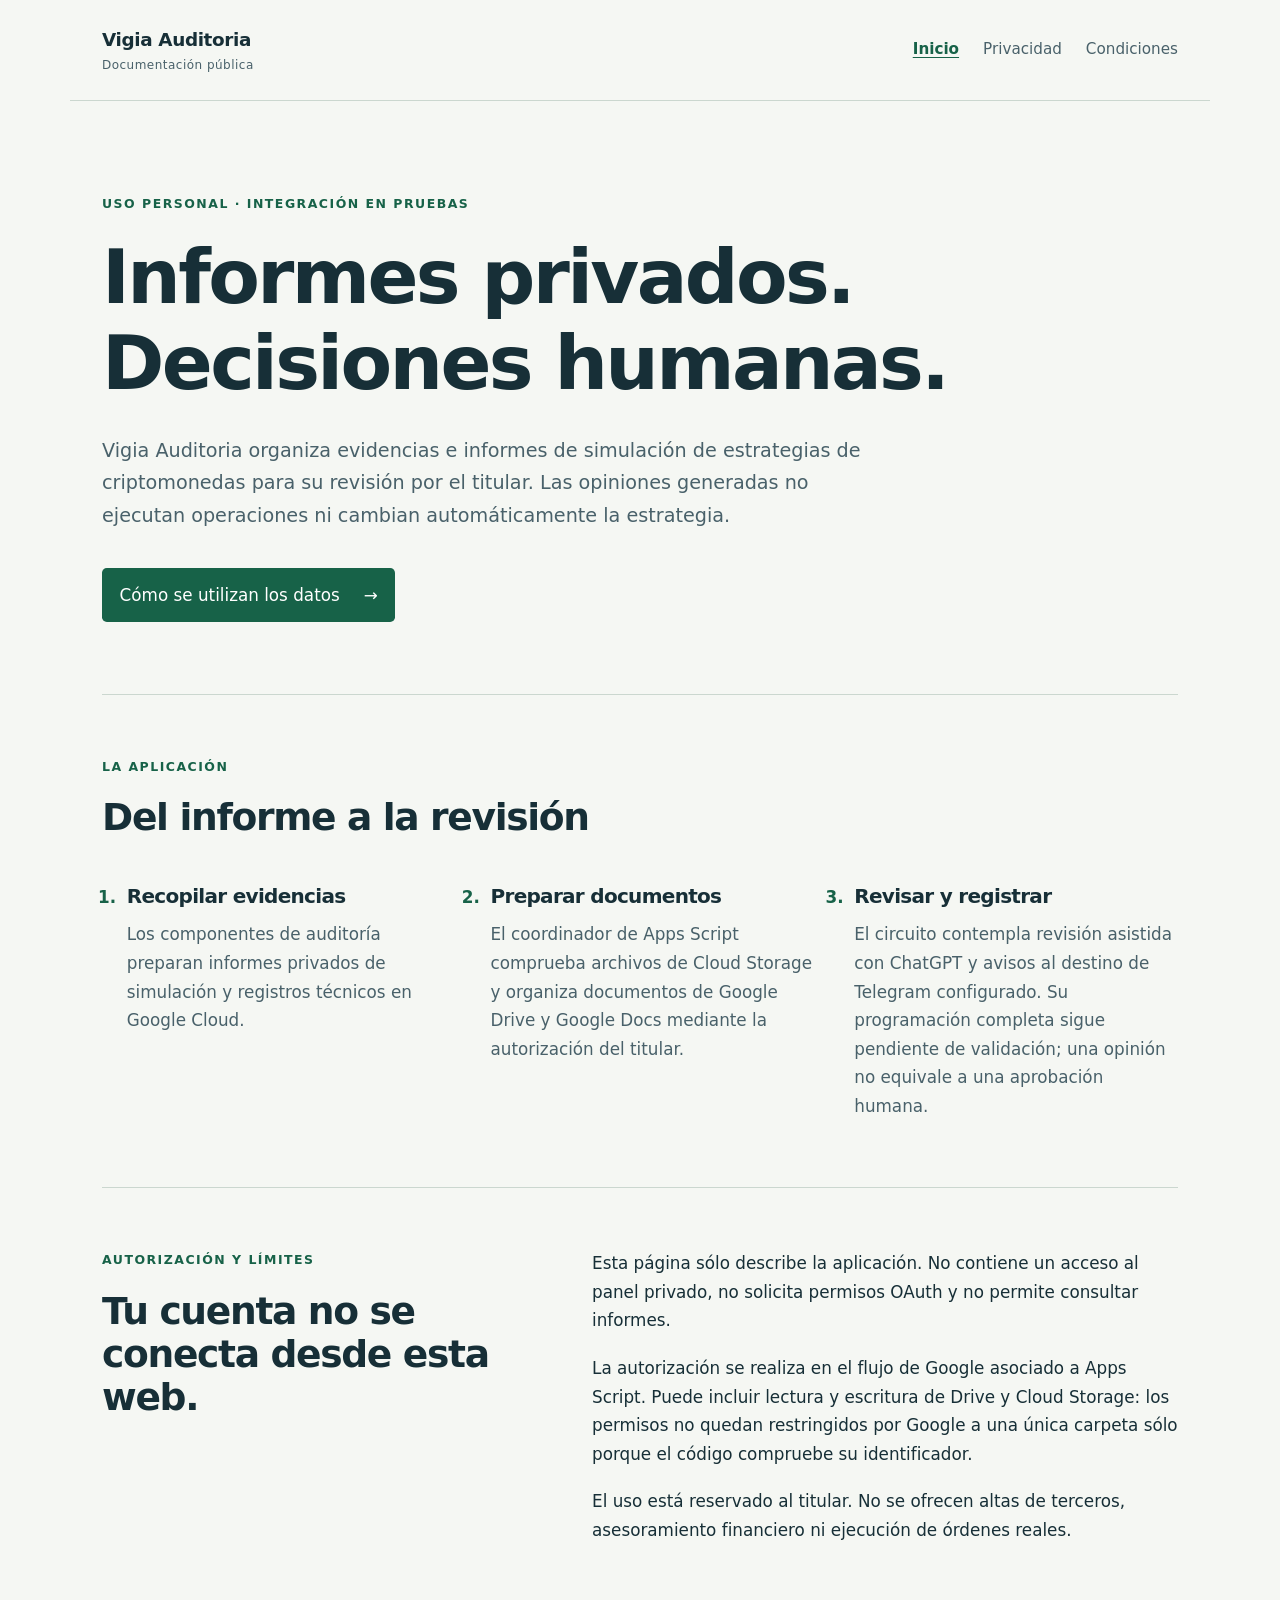
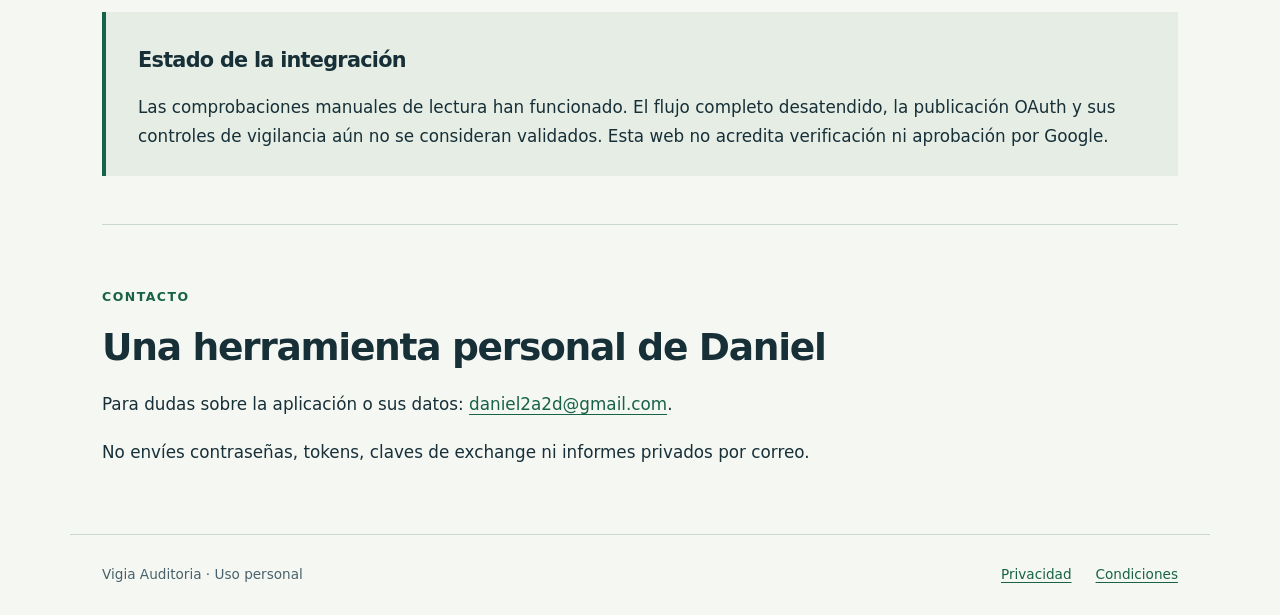
<file: index.html>
<!doctype html>
<html lang="es">
<head>
  <meta charset="utf-8">
  <meta name="viewport" content="width=device-width, initial-scale=1">
  <meta name="description" content="Vigia Auditoria: herramienta personal para organizar y revisar informes privados de simulación de estrategias de criptomonedas.">
  <meta name="referrer" content="no-referrer">
  <title>Vigia Auditoria · Información de la aplicación</title>
  <link rel="stylesheet" href="styles.css">
</head>
<body>
  <a class="skip" href="#contenido">Saltar al contenido</a>
  <header class="site-header">
    <a class="brand" href="index.html">Vigia Auditoria<span>Documentación pública</span></a>
    <nav aria-label="Principal"><a href="index.html" aria-current="page">Inicio</a><a href="privacidad.html">Privacidad</a><a href="condiciones.html">Condiciones</a></nav>
  </header>
  <main id="contenido">
    <section class="hero" aria-labelledby="titulo">
      <p class="eyebrow">Uso personal · Integración en pruebas</p>
      <h1 id="titulo">Informes privados.<br>Decisiones humanas.</h1>
      <p class="lead">Vigia Auditoria organiza evidencias e informes de simulación de estrategias de criptomonedas para su revisión por el titular. Las opiniones generadas no ejecutan operaciones ni cambian automáticamente la estrategia.</p>
      <a class="button" href="privacidad.html">Cómo se utilizan los datos <span aria-hidden="true">→</span></a>
    </section>
    <section class="section" aria-labelledby="funcionamiento">
      <p class="eyebrow">La aplicación</p>
      <h2 id="funcionamiento">Del informe a la revisión</h2>
      <ol class="steps">
        <li><h3>Recopilar evidencias</h3><p>Los componentes de auditoría preparan informes privados de simulación y registros técnicos en Google Cloud.</p></li>
        <li><h3>Preparar documentos</h3><p>El coordinador de Apps Script comprueba archivos de Cloud Storage y organiza documentos de Google Drive y Google Docs mediante la autorización del titular.</p></li>
        <li><h3>Revisar y registrar</h3><p>El circuito contempla revisión asistida con ChatGPT y avisos al destino de Telegram configurado. Su programación completa sigue pendiente de validación; una opinión no equivale a una aprobación humana.</p></li>
      </ol>
    </section>
    <section class="section split" aria-labelledby="autorizacion">
      <div><p class="eyebrow">Autorización y límites</p><h2 id="autorizacion">Tu cuenta no se conecta desde esta web.</h2></div>
      <div><p>Esta página sólo describe la aplicación. No contiene un acceso al panel privado, no solicita permisos OAuth y no permite consultar informes.</p><p>La autorización se realiza en el flujo de Google asociado a Apps Script. Puede incluir lectura y escritura de Drive y Cloud Storage: los permisos no quedan restringidos por Google a una única carpeta sólo porque el código compruebe su identificador.</p><p>El uso está reservado al titular. No se ofrecen altas de terceros, asesoramiento financiero ni ejecución de órdenes reales.</p></div>
    </section>
    <aside class="notice"><h2>Estado de la integración</h2><p>Las comprobaciones manuales de lectura han funcionado. El flujo completo desatendido, la publicación OAuth y sus controles de vigilancia aún no se consideran validados. Esta web no acredita verificación ni aprobación por Google.</p></aside>
    <section class="section" aria-labelledby="contacto"><p class="eyebrow">Contacto</p><h2 id="contacto">Una herramienta personal de Daniel</h2><p>Para dudas sobre la aplicación o sus datos: <a href="mailto:daniel2a2d@gmail.com">daniel2a2d@gmail.com</a>.</p><p>No envíes contraseñas, tokens, claves de exchange ni informes privados por correo.</p></section>
  </main>
  <footer><span>Vigia Auditoria · Uso personal</span><div><a href="privacidad.html">Privacidad</a><a href="condiciones.html">Condiciones</a></div></footer>
</body>
</html>
</file>
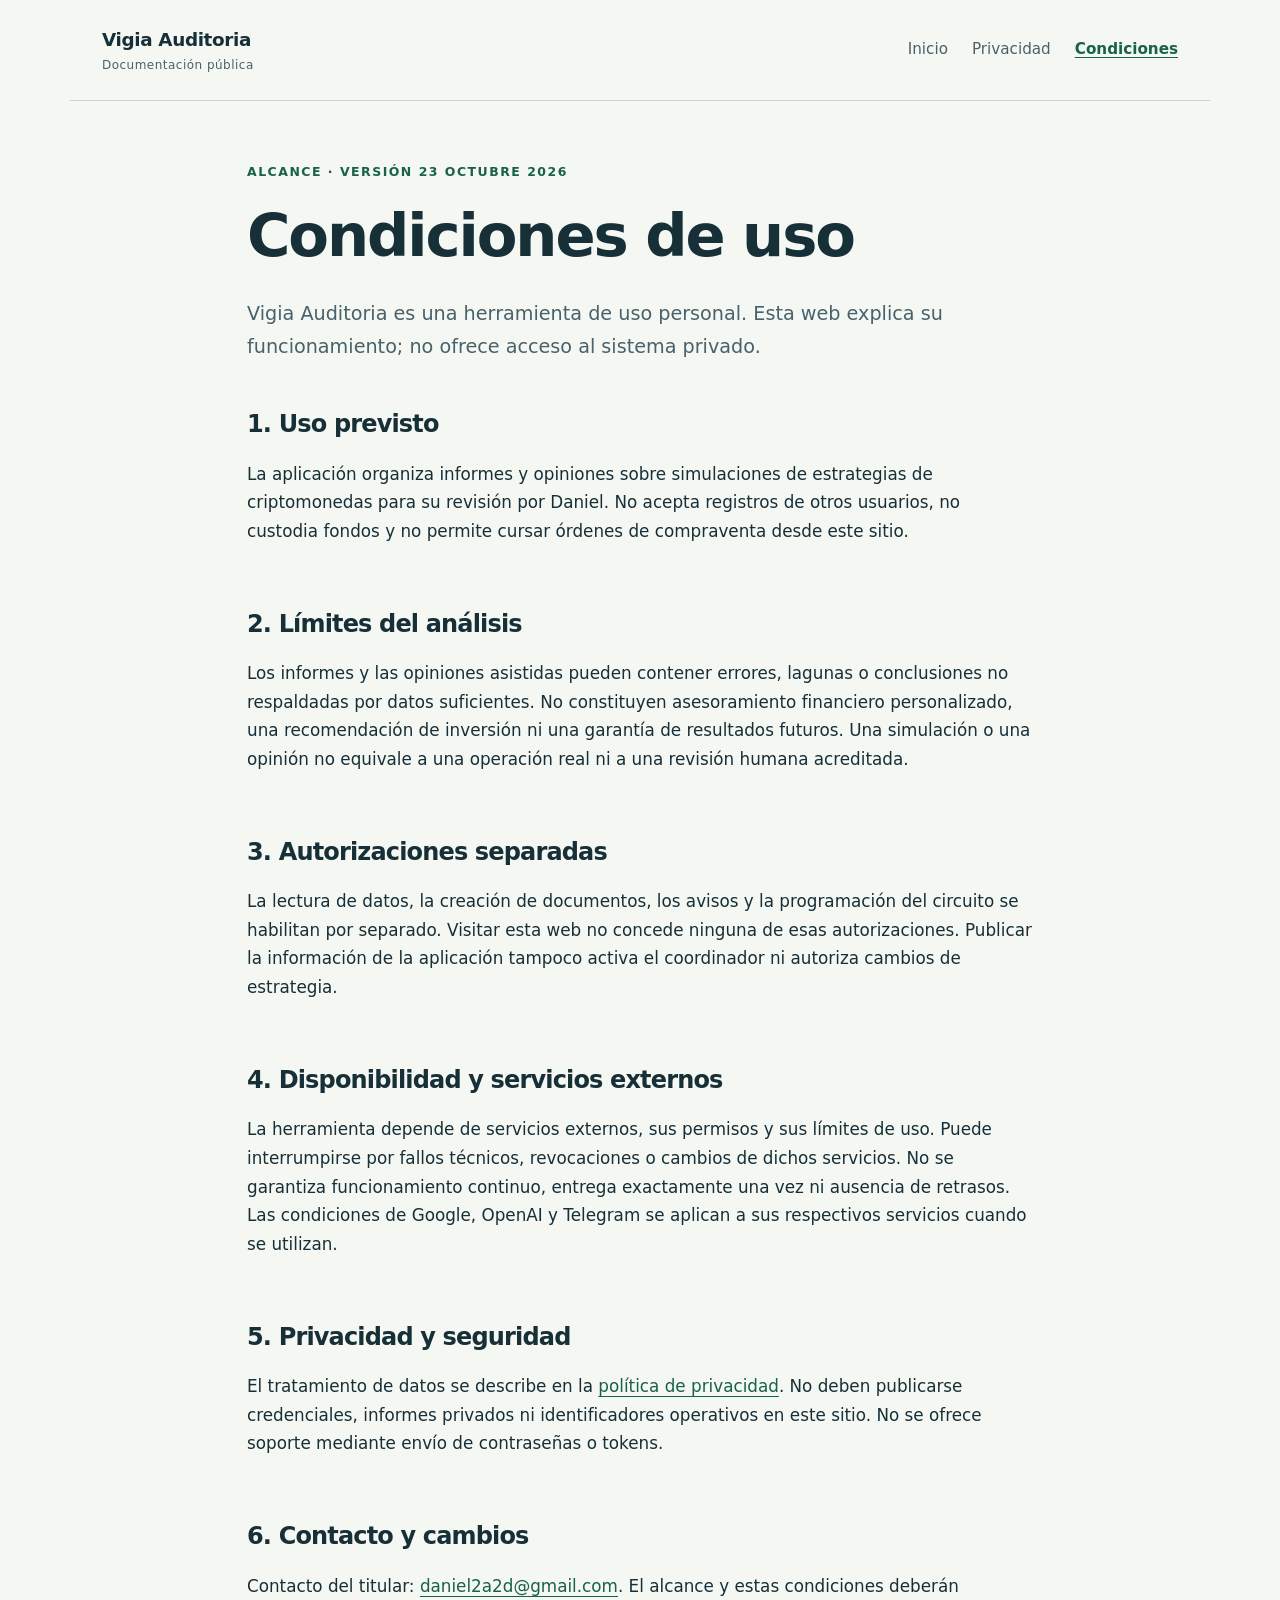
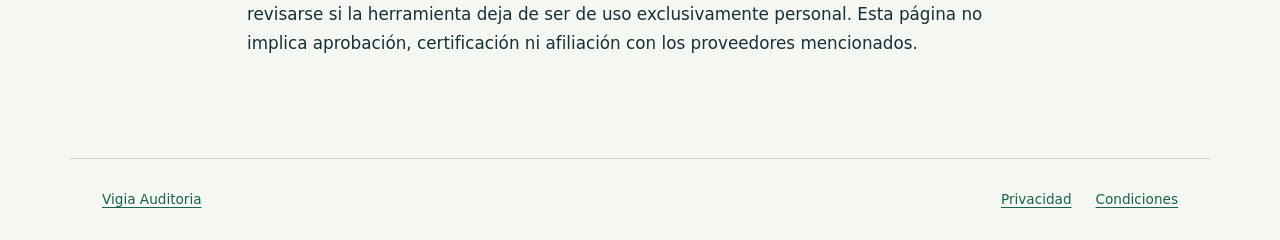
<file: condiciones.html>
<!doctype html>
<html lang="es">
<head>
  <meta charset="utf-8">
  <meta name="viewport" content="width=device-width, initial-scale=1">
  <meta name="description" content="Alcance y condiciones de uso personal de Vigia Auditoria.">
  <meta name="referrer" content="no-referrer">
  <title>Condiciones · Vigia Auditoria</title>
  <link rel="stylesheet" href="styles.css">
</head>
<body>
  <a class="skip" href="#contenido">Saltar al contenido</a>
  <header class="site-header"><a class="brand" href="index.html">Vigia Auditoria<span>Documentación pública</span></a><nav aria-label="Principal"><a href="index.html">Inicio</a><a href="privacidad.html">Privacidad</a><a href="condiciones.html" aria-current="page">Condiciones</a></nav></header>
  <main id="contenido" class="document">
    <p class="eyebrow">Alcance · Versión 23 octubre 2026</p><h1>Condiciones de uso</h1>
    <p class="lead">Vigia Auditoria es una herramienta de uso personal. Esta web explica su funcionamiento; no ofrece acceso al sistema privado.</p>
    <section><h2>1. Uso previsto</h2><p>La aplicación organiza informes y opiniones sobre simulaciones de estrategias de criptomonedas para su revisión por Daniel. No acepta registros de otros usuarios, no custodia fondos y no permite cursar órdenes de compraventa desde este sitio.</p></section>
    <section><h2>2. Límites del análisis</h2><p>Los informes y las opiniones asistidas pueden contener errores, lagunas o conclusiones no respaldadas por datos suficientes. No constituyen asesoramiento financiero personalizado, una recomendación de inversión ni una garantía de resultados futuros. Una simulación o una opinión no equivale a una operación real ni a una revisión humana acreditada.</p></section>
    <section><h2>3. Autorizaciones separadas</h2><p>La lectura de datos, la creación de documentos, los avisos y la programación del circuito se habilitan por separado. Visitar esta web no concede ninguna de esas autorizaciones. Publicar la información de la aplicación tampoco activa el coordinador ni autoriza cambios de estrategia.</p></section>
    <section><h2>4. Disponibilidad y servicios externos</h2><p>La herramienta depende de servicios externos, sus permisos y sus límites de uso. Puede interrumpirse por fallos técnicos, revocaciones o cambios de dichos servicios. No se garantiza funcionamiento continuo, entrega exactamente una vez ni ausencia de retrasos. Las condiciones de Google, OpenAI y Telegram se aplican a sus respectivos servicios cuando se utilizan.</p></section>
    <section><h2>5. Privacidad y seguridad</h2><p>El tratamiento de datos se describe en la <a href="privacidad.html">política de privacidad</a>. No deben publicarse credenciales, informes privados ni identificadores operativos en este sitio. No se ofrece soporte mediante envío de contraseñas o tokens.</p></section>
    <section><h2>6. Contacto y cambios</h2><p>Contacto del titular: <a href="mailto:daniel2a2d@gmail.com">daniel2a2d@gmail.com</a>. El alcance y estas condiciones deberán revisarse si la herramienta deja de ser de uso exclusivamente personal. Esta página no implica aprobación, certificación ni afiliación con los proveedores mencionados.</p></section>
  </main>
  <footer><a href="index.html">Vigia Auditoria</a><div><a href="privacidad.html">Privacidad</a><a href="condiciones.html">Condiciones</a></div></footer>
</body>
</html>
</file>
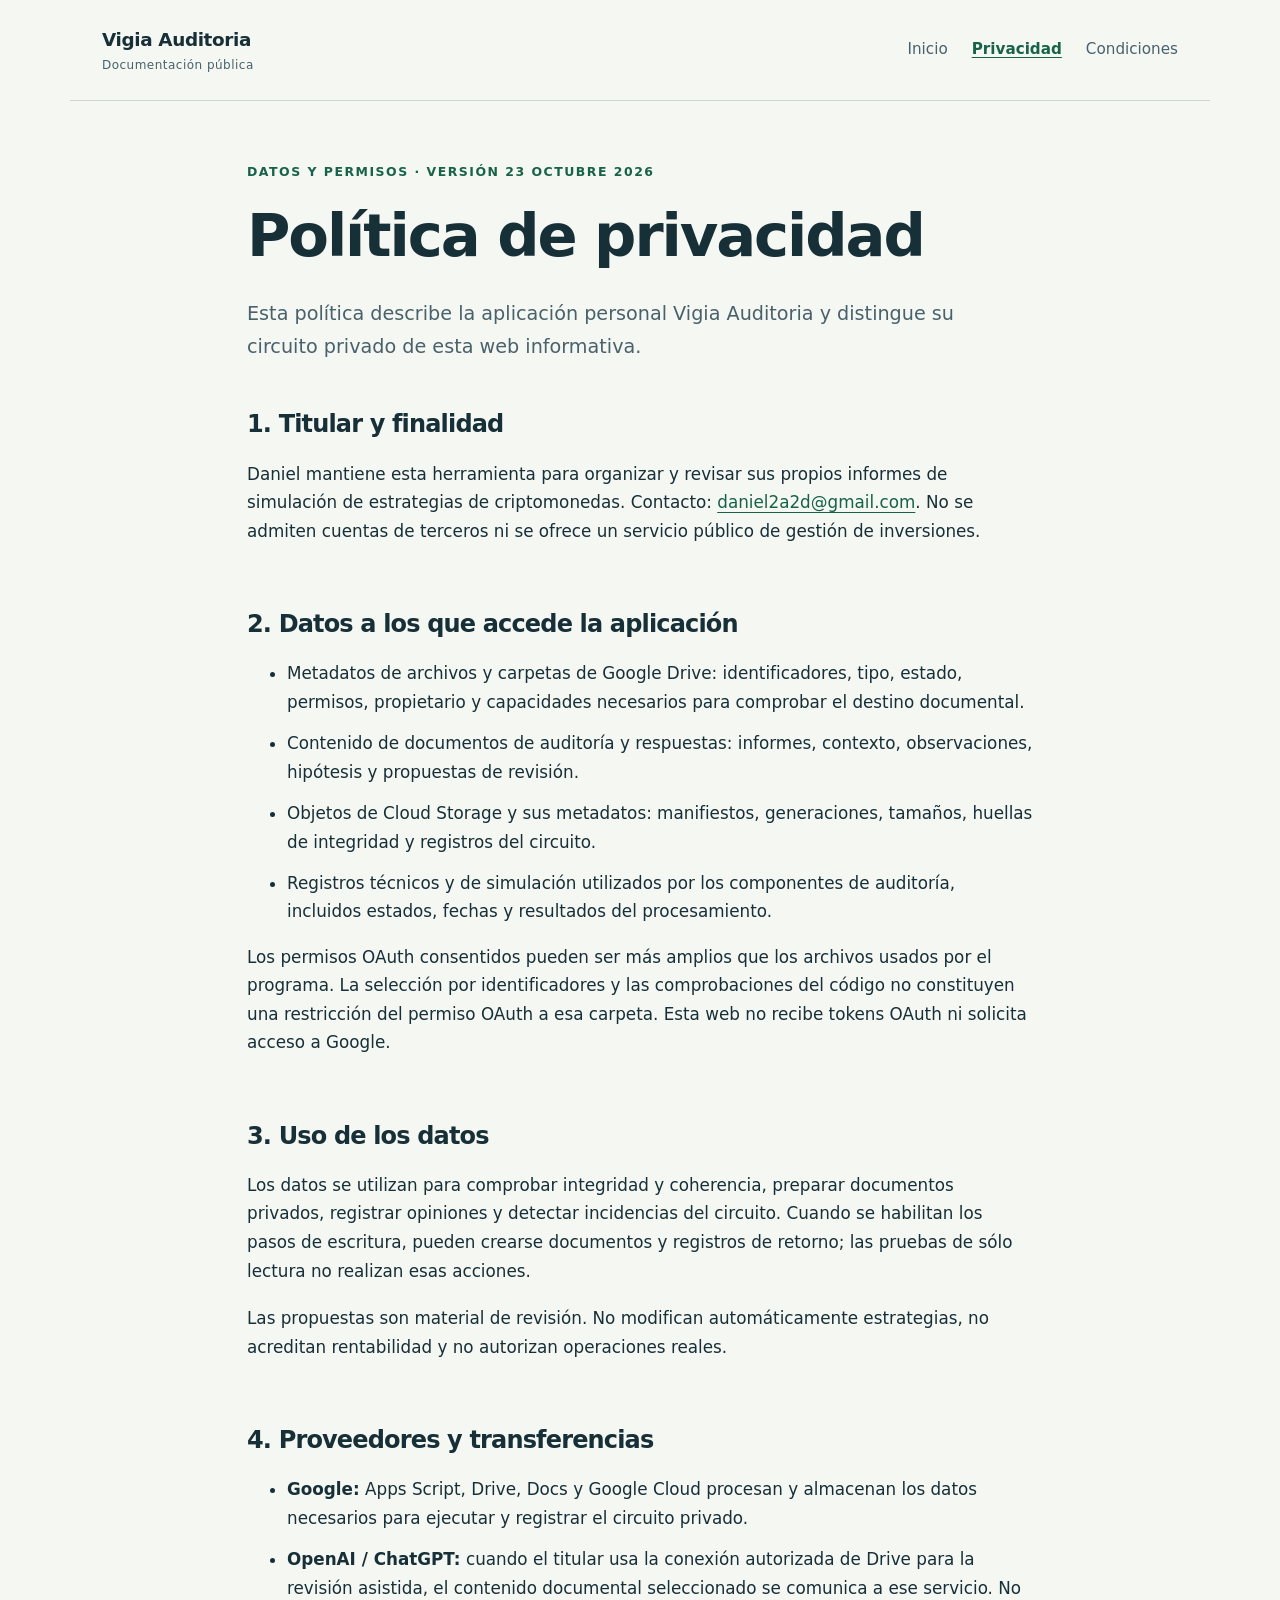
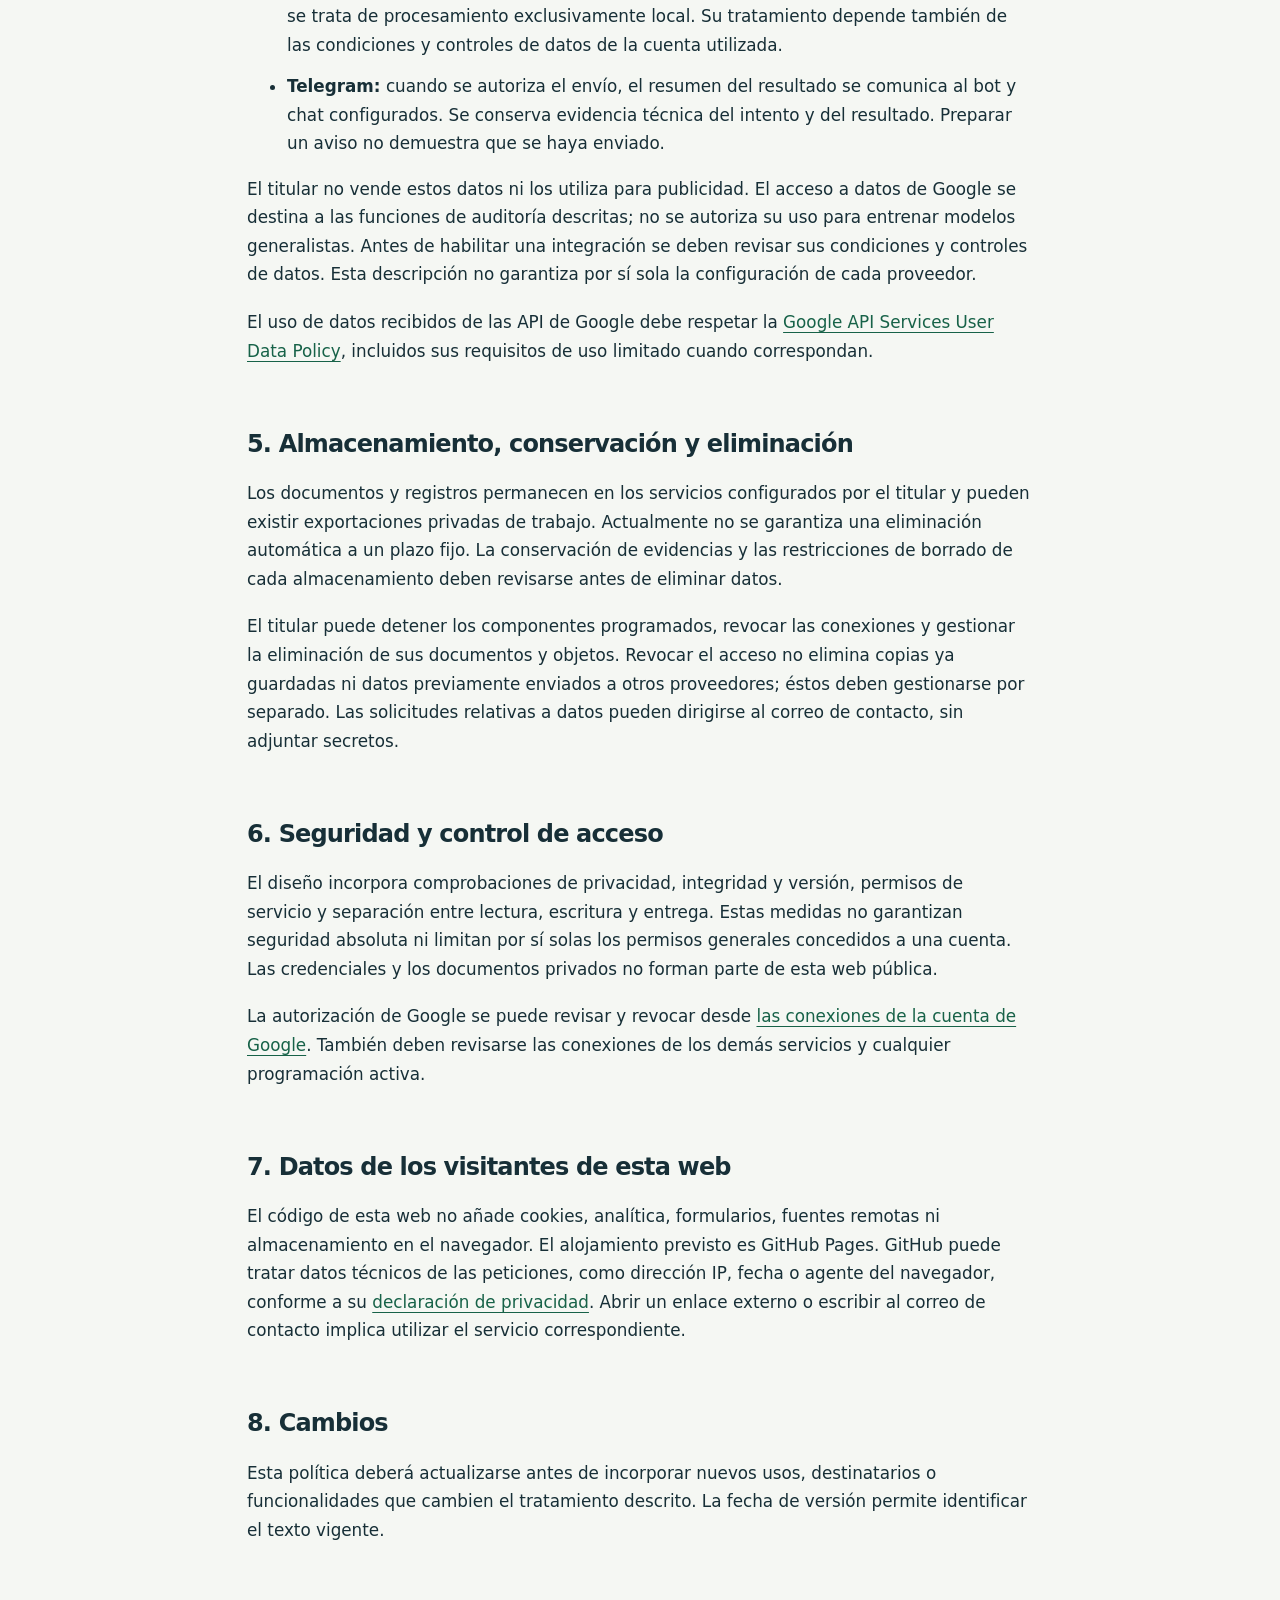
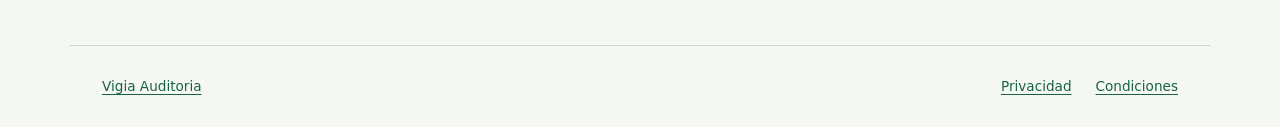
<file: privacidad.html>
<!doctype html>
<html lang="es">
<head>
  <meta charset="utf-8">
  <meta name="viewport" content="width=device-width, initial-scale=1">
  <meta name="description" content="Cómo Vigia Auditoria accede, utiliza, conserva y comparte datos en su circuito personal de auditoría.">
  <meta name="referrer" content="no-referrer">
  <title>Privacidad · Vigia Auditoria</title>
  <link rel="stylesheet" href="styles.css">
</head>
<body>
  <a class="skip" href="#contenido">Saltar al contenido</a>
  <header class="site-header"><a class="brand" href="index.html">Vigia Auditoria<span>Documentación pública</span></a><nav aria-label="Principal"><a href="index.html">Inicio</a><a href="privacidad.html" aria-current="page">Privacidad</a><a href="condiciones.html">Condiciones</a></nav></header>
  <main id="contenido" class="document">
    <p class="eyebrow">Datos y permisos · Versión 23 octubre 2026</p>
    <h1>Política de privacidad</h1>
    <p class="lead">Esta política describe la aplicación personal Vigia Auditoria y distingue su circuito privado de esta web informativa.</p>
    <section><h2>1. Titular y finalidad</h2><p>Daniel mantiene esta herramienta para organizar y revisar sus propios informes de simulación de estrategias de criptomonedas. Contacto: <a href="mailto:daniel2a2d@gmail.com">daniel2a2d@gmail.com</a>. No se admiten cuentas de terceros ni se ofrece un servicio público de gestión de inversiones.</p></section>
    <section><h2>2. Datos a los que accede la aplicación</h2><ul>
      <li>Metadatos de archivos y carpetas de Google Drive: identificadores, tipo, estado, permisos, propietario y capacidades necesarios para comprobar el destino documental.</li>
      <li>Contenido de documentos de auditoría y respuestas: informes, contexto, observaciones, hipótesis y propuestas de revisión.</li>
      <li>Objetos de Cloud Storage y sus metadatos: manifiestos, generaciones, tamaños, huellas de integridad y registros del circuito.</li>
      <li>Registros técnicos y de simulación utilizados por los componentes de auditoría, incluidos estados, fechas y resultados del procesamiento.</li>
    </ul><p>Los permisos OAuth consentidos pueden ser más amplios que los archivos usados por el programa. La selección por identificadores y las comprobaciones del código no constituyen una restricción del permiso OAuth a esa carpeta. Esta web no recibe tokens OAuth ni solicita acceso a Google.</p></section>
    <section><h2>3. Uso de los datos</h2><p>Los datos se utilizan para comprobar integridad y coherencia, preparar documentos privados, registrar opiniones y detectar incidencias del circuito. Cuando se habilitan los pasos de escritura, pueden crearse documentos y registros de retorno; las pruebas de sólo lectura no realizan esas acciones.</p><p>Las propuestas son material de revisión. No modifican automáticamente estrategias, no acreditan rentabilidad y no autorizan operaciones reales.</p></section>
    <section><h2>4. Proveedores y transferencias</h2><ul>
      <li><strong>Google:</strong> Apps Script, Drive, Docs y Google Cloud procesan y almacenan los datos necesarios para ejecutar y registrar el circuito privado.</li>
      <li><strong>OpenAI / ChatGPT:</strong> cuando el titular usa la conexión autorizada de Drive para la revisión asistida, el contenido documental seleccionado se comunica a ese servicio. No se trata de procesamiento exclusivamente local. Su tratamiento depende también de las condiciones y controles de datos de la cuenta utilizada.</li>
      <li><strong>Telegram:</strong> cuando se autoriza el envío, el resumen del resultado se comunica al bot y chat configurados. Se conserva evidencia técnica del intento y del resultado. Preparar un aviso no demuestra que se haya enviado.</li>
    </ul><p>El titular no vende estos datos ni los utiliza para publicidad. El acceso a datos de Google se destina a las funciones de auditoría descritas; no se autoriza su uso para entrenar modelos generalistas. Antes de habilitar una integración se deben revisar sus condiciones y controles de datos. Esta descripción no garantiza por sí sola la configuración de cada proveedor.</p><p>El uso de datos recibidos de las API de Google debe respetar la <a href="https://developers.google.com/terms/api-services-user-data-policy">Google API Services User Data Policy</a>, incluidos sus requisitos de uso limitado cuando correspondan.</p></section>
    <section><h2>5. Almacenamiento, conservación y eliminación</h2><p>Los documentos y registros permanecen en los servicios configurados por el titular y pueden existir exportaciones privadas de trabajo. Actualmente no se garantiza una eliminación automática a un plazo fijo. La conservación de evidencias y las restricciones de borrado de cada almacenamiento deben revisarse antes de eliminar datos.</p><p>El titular puede detener los componentes programados, revocar las conexiones y gestionar la eliminación de sus documentos y objetos. Revocar el acceso no elimina copias ya guardadas ni datos previamente enviados a otros proveedores; éstos deben gestionarse por separado. Las solicitudes relativas a datos pueden dirigirse al correo de contacto, sin adjuntar secretos.</p></section>
    <section><h2>6. Seguridad y control de acceso</h2><p>El diseño incorpora comprobaciones de privacidad, integridad y versión, permisos de servicio y separación entre lectura, escritura y entrega. Estas medidas no garantizan seguridad absoluta ni limitan por sí solas los permisos generales concedidos a una cuenta. Las credenciales y los documentos privados no forman parte de esta web pública.</p><p>La autorización de Google se puede revisar y revocar desde <a href="https://myaccount.google.com/connections">las conexiones de la cuenta de Google</a>. También deben revisarse las conexiones de los demás servicios y cualquier programación activa.</p></section>
    <section><h2>7. Datos de los visitantes de esta web</h2><p>El código de esta web no añade cookies, analítica, formularios, fuentes remotas ni almacenamiento en el navegador. El alojamiento previsto es GitHub Pages. GitHub puede tratar datos técnicos de las peticiones, como dirección IP, fecha o agente del navegador, conforme a su <a href="https://docs.github.com/en/site-policy/privacy-policies/github-general-privacy-statement">declaración de privacidad</a>. Abrir un enlace externo o escribir al correo de contacto implica utilizar el servicio correspondiente.</p></section>
    <section><h2>8. Cambios</h2><p>Esta política deberá actualizarse antes de incorporar nuevos usos, destinatarios o funcionalidades que cambien el tratamiento descrito. La fecha de versión permite identificar el texto vigente.</p></section>
  </main>
  <footer><a href="index.html">Vigia Auditoria</a><div><a href="privacidad.html">Privacidad</a><a href="condiciones.html">Condiciones</a></div></footer>
</body>
</html>
</file>
<file: styles.css>
:root { color-scheme: light; --ink: #172f37; --muted: #49616a; --paper: #f5f7f3; --accent: #176248; --line: #cbd7cf; }
* { box-sizing: border-box; }
html { scroll-padding-top: 1rem; }
body { margin: 0; color: var(--ink); background: var(--paper); font: 1.05rem/1.7 system-ui, -apple-system, BlinkMacSystemFont, "Segoe UI", sans-serif; }
a { color: var(--accent); text-underline-offset: .22em; overflow-wrap: anywhere; }
a:hover { text-decoration-thickness: 2px; }
a:focus-visible { outline: 3px solid var(--accent); outline-offset: 5px; border-radius: 2px; }
.skip { position: absolute; left: 1rem; top: -5rem; padding: .65rem 1rem; background: white; z-index: 2; }
.skip:focus { top: 1rem; }
.site-header, main, footer { max-width: 1140px; margin-inline: auto; padding-inline: 2rem; }
.site-header { display: flex; justify-content: space-between; align-items: center; gap: 2rem; padding-block: 1.5rem; border-bottom: 1px solid var(--line); }
.brand { color: var(--ink); font-size: 1.15rem; font-weight: 750; text-decoration: none; letter-spacing: -.02em; }
.brand span { display: block; font-size: .75rem; color: var(--muted); font-weight: 450; letter-spacing: .04em; }
nav, footer div { display: flex; flex-wrap: wrap; gap: 1.5rem; }
nav a { color: var(--muted); font-size: .95rem; text-decoration: none; padding-block: .4rem; }
nav a[aria-current="page"] { color: var(--accent); text-decoration: underline; font-weight: 650; }
.hero { padding-block: 5rem 4.5rem; max-width: 850px; }
.eyebrow { color: var(--accent); font-size: .78rem; font-weight: 700; letter-spacing: .12em; text-transform: uppercase; }
h1, h2, h3 { line-height: 1.15; font-weight: 650; letter-spacing: -.035em; }
h1 { font-size: clamp(2.4rem, 6vw, 4.7rem); margin-block: 1rem 1.75rem; }
h2 { font-size: clamp(1.65rem, 3vw, 2.35rem); margin-block: .7rem 1.3rem; }
h3 { font-size: 1.25rem; margin-block: .7rem; }
p { margin-block: .8rem 1.2rem; }
.lead { color: var(--muted); font-size: 1.2rem; max-width: 760px; }
.button { display: inline-flex; gap: 1.5rem; align-items: center; background: var(--accent); color: white; padding: .8rem 1.1rem; border-radius: .3rem; text-decoration: none; margin-top: 1rem; }
.section { border-top: 1px solid var(--line); padding-block: 3rem; }
.steps { display: grid; grid-template-columns: repeat(3, 1fr); gap: 2.2rem; padding-left: 1.25rem; margin-block: 2rem 0; }
.steps li { padding-left: .3rem; }
.steps li::marker { color: var(--accent); font-weight: 700; }
.steps p { color: var(--muted); }
.split { display: grid; grid-template-columns: 1fr 1.35fr; gap: 3.5rem; }
.notice { padding: 1.6rem 2rem; background: #e5ede5; border-left: 4px solid var(--accent); margin-bottom: 3rem; }
.notice h2 { font-size: 1.3rem; }
.notice p { margin-bottom: 0; }
.document { max-width: 850px; padding-block: 3rem 4rem; }
.document h1 { font-size: clamp(2.3rem, 5vw, 3.7rem); }
.document section { padding-block: 1.1rem; }
.document h2 { font-size: 1.5rem; }
.document li { margin-bottom: .8rem; }
footer { border-top: 1px solid var(--line); padding-block: 1.8rem; display: flex; justify-content: space-between; gap: 1rem; font-size: .85rem; color: var(--muted); }
@media (max-width: 720px) {
  .site-header, main, footer { padding-inline: 1.25rem; }
  .site-header { align-items: flex-start; flex-direction: column; gap: .65rem; }
  nav { gap: 1.25rem; }
  .hero { padding-block: 3rem; }
  .steps, .split { grid-template-columns: 1fr; gap: 1rem; }
  .section { padding-block: 2rem; }
  .notice { padding: 1.2rem; }
  footer { flex-direction: column; }
}
@media print { body { background: white; color: black; font-size: 11pt; } nav, .skip, .button { display: none; } .hero, .document { padding-block: 1rem; } h2, h3 { break-after: avoid; } }
</file>
